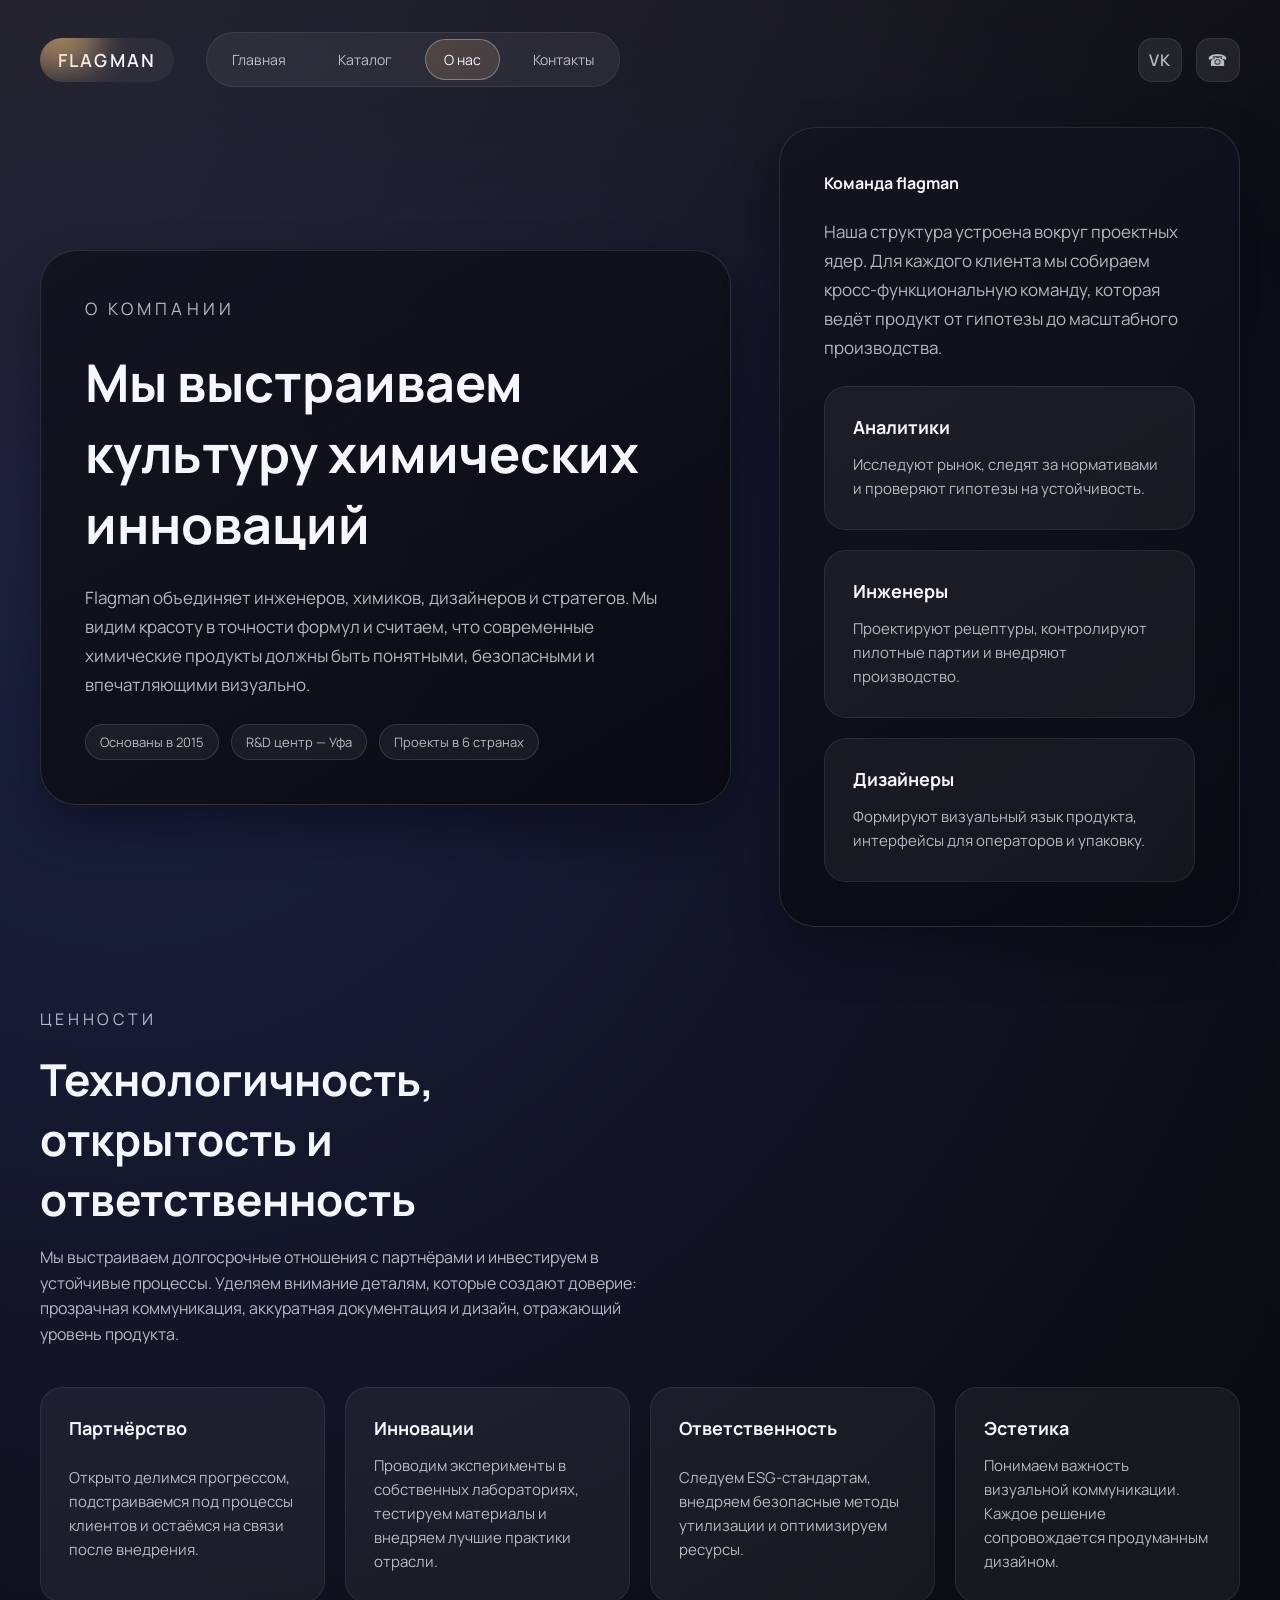
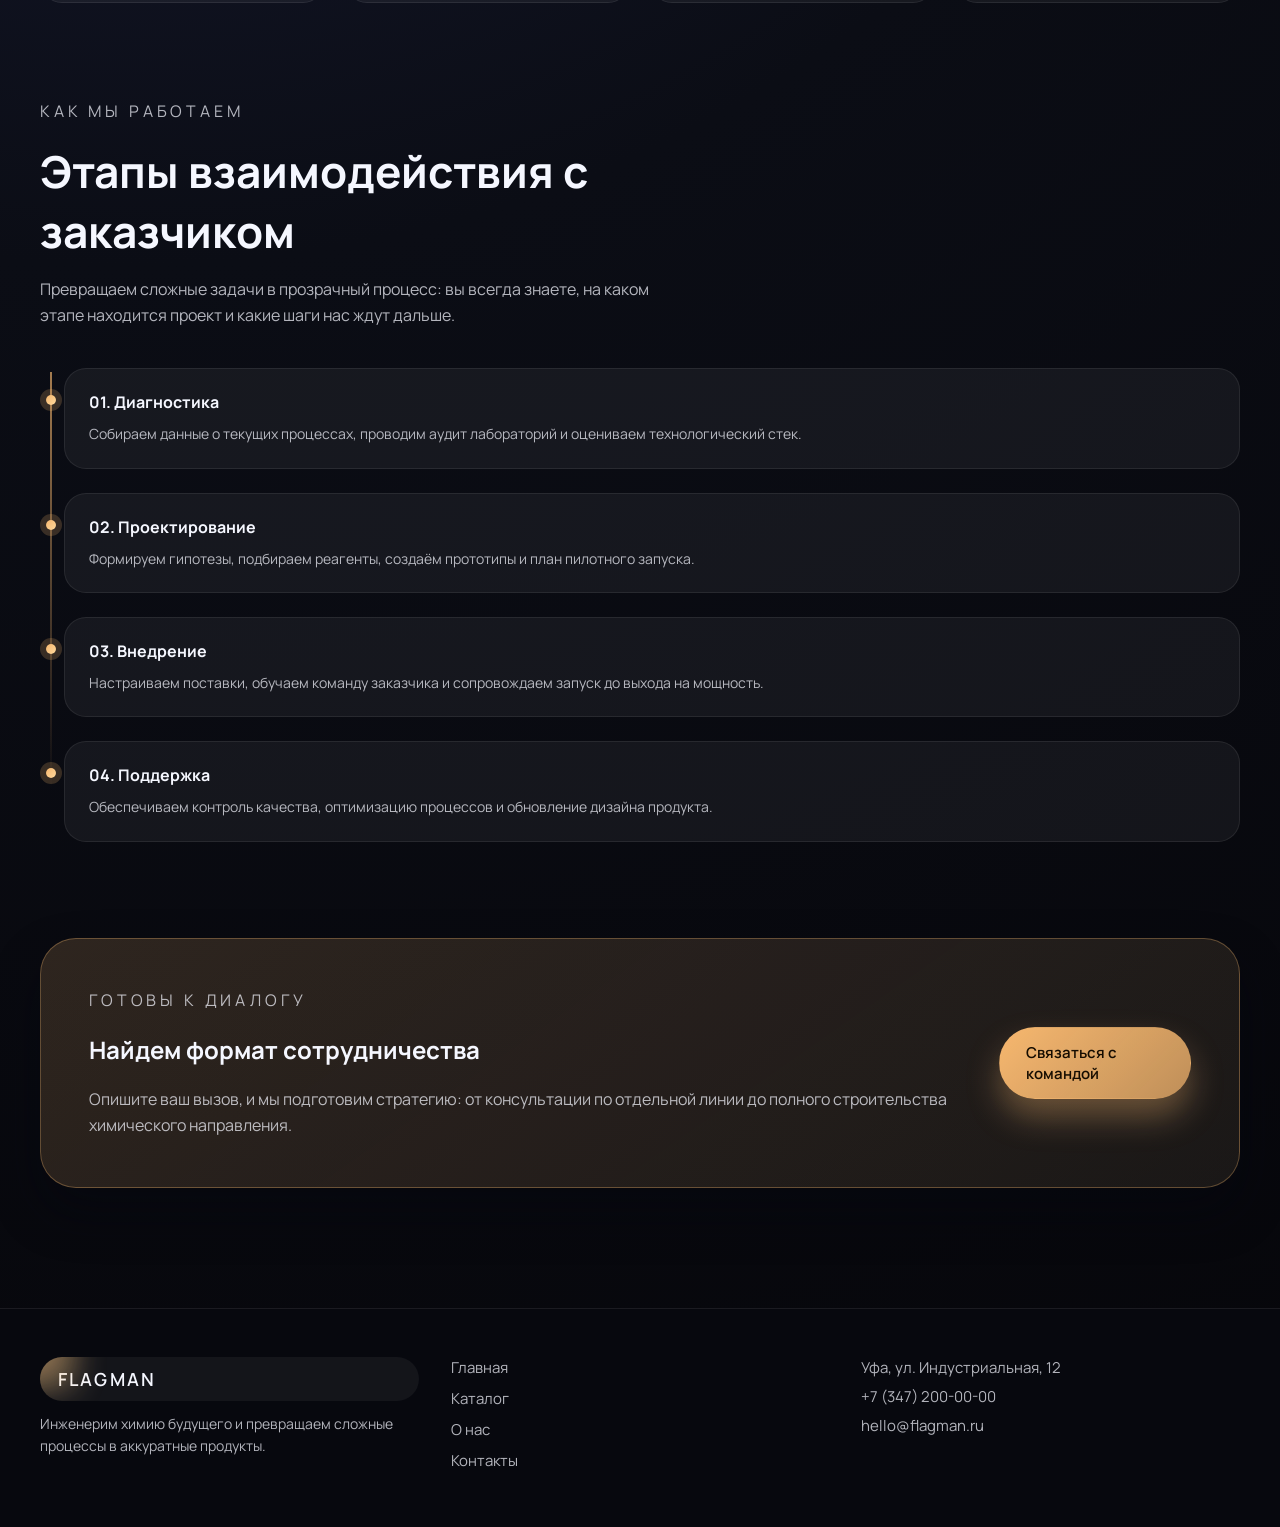
<file: pages/about.html>
<!DOCTYPE html>
<html lang="ru">
  <head>
    <meta charset="UTF-8" />
    <meta name="viewport" content="width=device-width, initial-scale=1.0" />
    <title>О компании — flagman</title>
    <link rel="preconnect" href="https://fonts.googleapis.com" />
    <link rel="preconnect" href="https://fonts.gstatic.com" crossorigin />
    <link
      href="https://fonts.googleapis.com/css2?family=Manrope:wght@400;500;600;700&display=swap"
      rel="stylesheet"
    />
    <link rel="stylesheet" href="../assets/css/style.css" />
  </head>
  <body>
    <header class="site-header">
      <div class="container">
        <nav class="navbar" aria-label="Основная навигация">
          <a class="brand" href="../index.html">flagman</a>
          <div class="navbar__menu">
            <a class="menu-link" href="../index.html">Главная</a>
            <a class="menu-link" href="catalog.html">Каталог</a>
            <a class="menu-link is-current" href="about.html">О нас</a>
            <a class="menu-link" href="contacts.html">Контакты</a>
          </div>
          <div class="navbar__actions">
            <a class="circle-link" href="https://vk.com" aria-label="Мы во ВКонтакте">VK</a>
            <a class="circle-link" href="tel:+73472000000" aria-label="Позвонить">☎</a>
          </div>
        </nav>
      </div>
    </header>

    <main class="site-main">
      <section class="page-hero">
        <div class="container page-hero__layout">
          <div class="page-hero__card">
            <p class="eyebrow">О компании</p>
            <h1>Мы выстраиваем культуру химических инноваций</h1>
            <p>
              Flagman объединяет инженеров, химиков, дизайнеров и стратегов. Мы видим красоту в точности формул и считаем, что современные химические продукты должны быть понятными, безопасными и впечатляющими визуально.
            </p>
            <div class="badge-list" role="list">
              <span class="badge" role="listitem">Основаны в 2015</span>
              <span class="badge" role="listitem">R&amp;D центр — Уфа</span>
              <span class="badge" role="listitem">Проекты в 6 странах</span>
            </div>
          </div>
          <div class="page-hero__card">
            <strong>Команда flagman</strong>
            <p>
              Наша структура устроена вокруг проектных ядер. Для каждого клиента мы собираем кросс-функциональную команду, которая ведёт продукт от гипотезы до масштабного производства.
            </p>
            <div class="values-grid">
              <div class="values-card">
                <strong>Аналитики</strong>
                <p>Исследуют рынок, следят за нормативами и проверяют гипотезы на устойчивость.</p>
              </div>
              <div class="values-card">
                <strong>Инженеры</strong>
                <p>Проектируют рецептуры, контролируют пилотные партии и внедряют производство.</p>
              </div>
              <div class="values-card">
                <strong>Дизайнеры</strong>
                <p>Формируют визуальный язык продукта, интерфейсы для операторов и упаковку.</p>
              </div>
            </div>
          </div>
        </div>
      </section>

      <section class="section">
        <div class="container">
          <div class="section-header">
            <p class="eyebrow">Ценности</p>
            <h2>Технологичность, открытость и ответственность</h2>
            <p>
              Мы выстраиваем долгосрочные отношения с партнёрами и инвестируем в устойчивые процессы. Уделяем внимание деталям, которые создают доверие: прозрачная коммуникация, аккуратная документация и дизайн, отражающий уровень продукта.
            </p>
          </div>
          <div class="values-grid">
            <article class="values-card">
              <strong>Партнёрство</strong>
              <p>Открыто делимся прогрессом, подстраиваемся под процессы клиентов и остаёмся на связи после внедрения.</p>
            </article>
            <article class="values-card">
              <strong>Инновации</strong>
              <p>Проводим эксперименты в собственных лабораториях, тестируем материалы и внедряем лучшие практики отрасли.</p>
            </article>
            <article class="values-card">
              <strong>Ответственность</strong>
              <p>Следуем ESG-стандартам, внедряем безопасные методы утилизации и оптимизируем ресурсы.</p>
            </article>
            <article class="values-card">
              <strong>Эстетика</strong>
              <p>Понимаем важность визуальной коммуникации. Каждое решение сопровождается продуманным дизайном.</p>
            </article>
          </div>
        </div>
      </section>

      <section class="section">
        <div class="container">
          <div class="section-header">
            <p class="eyebrow">Как мы работаем</p>
            <h2>Этапы взаимодействия с заказчиком</h2>
            <p>
              Превращаем сложные задачи в прозрачный процесс: вы всегда знаете, на каком этапе находится проект и какие шаги нас ждут дальше.
            </p>
          </div>
          <div class="timeline">
            <article class="timeline-item">
              <strong>01. Диагностика</strong>
              <p>Собираем данные о текущих процессах, проводим аудит лабораторий и оцениваем технологический стек.</p>
            </article>
            <article class="timeline-item">
              <strong>02. Проектирование</strong>
              <p>Формируем гипотезы, подбираем реагенты, создаём прототипы и план пилотного запуска.</p>
            </article>
            <article class="timeline-item">
              <strong>03. Внедрение</strong>
              <p>Настраиваем поставки, обучаем команду заказчика и сопровождаем запуск до выхода на мощность.</p>
            </article>
            <article class="timeline-item">
              <strong>04. Поддержка</strong>
              <p>Обеспечиваем контроль качества, оптимизацию процессов и обновление дизайна продукта.</p>
            </article>
          </div>
        </div>
      </section>

      <section class="section cta">
        <div class="container">
          <div class="cta__card">
            <div>
              <p class="eyebrow">Готовы к диалогу</p>
              <h2>Найдем формат сотрудничества</h2>
              <p>
                Опишите ваш вызов, и мы подготовим стратегию: от консультации по отдельной линии до полного строительства химического направления.
              </p>
            </div>
            <a class="button button--accent" href="contacts.html">Связаться с командой</a>
          </div>
        </div>
      </section>
    </main>

    <footer class="site-footer">
      <div class="container footer__grid">
        <div class="footer__brand">
          <a class="brand" href="../index.html">flagman</a>
          <p>Инженерим химию будущего и превращаем сложные процессы в аккуратные продукты.</p>
        </div>
        <div class="footer__links">
          <a href="../index.html">Главная</a>
          <a href="catalog.html">Каталог</a>
          <a href="about.html">О нас</a>
          <a href="contacts.html">Контакты</a>
        </div>
        <div class="footer__contact">
          <span>Уфа, ул. Индустриальная, 12</span>
          <a href="tel:+73472000000">+7 (347) 200-00-00</a>
          <a href="mailto:hello@flagman.ru">hello@flagman.ru</a>
        </div>
      </div>
    </footer>
  </body>
</html>
</file>
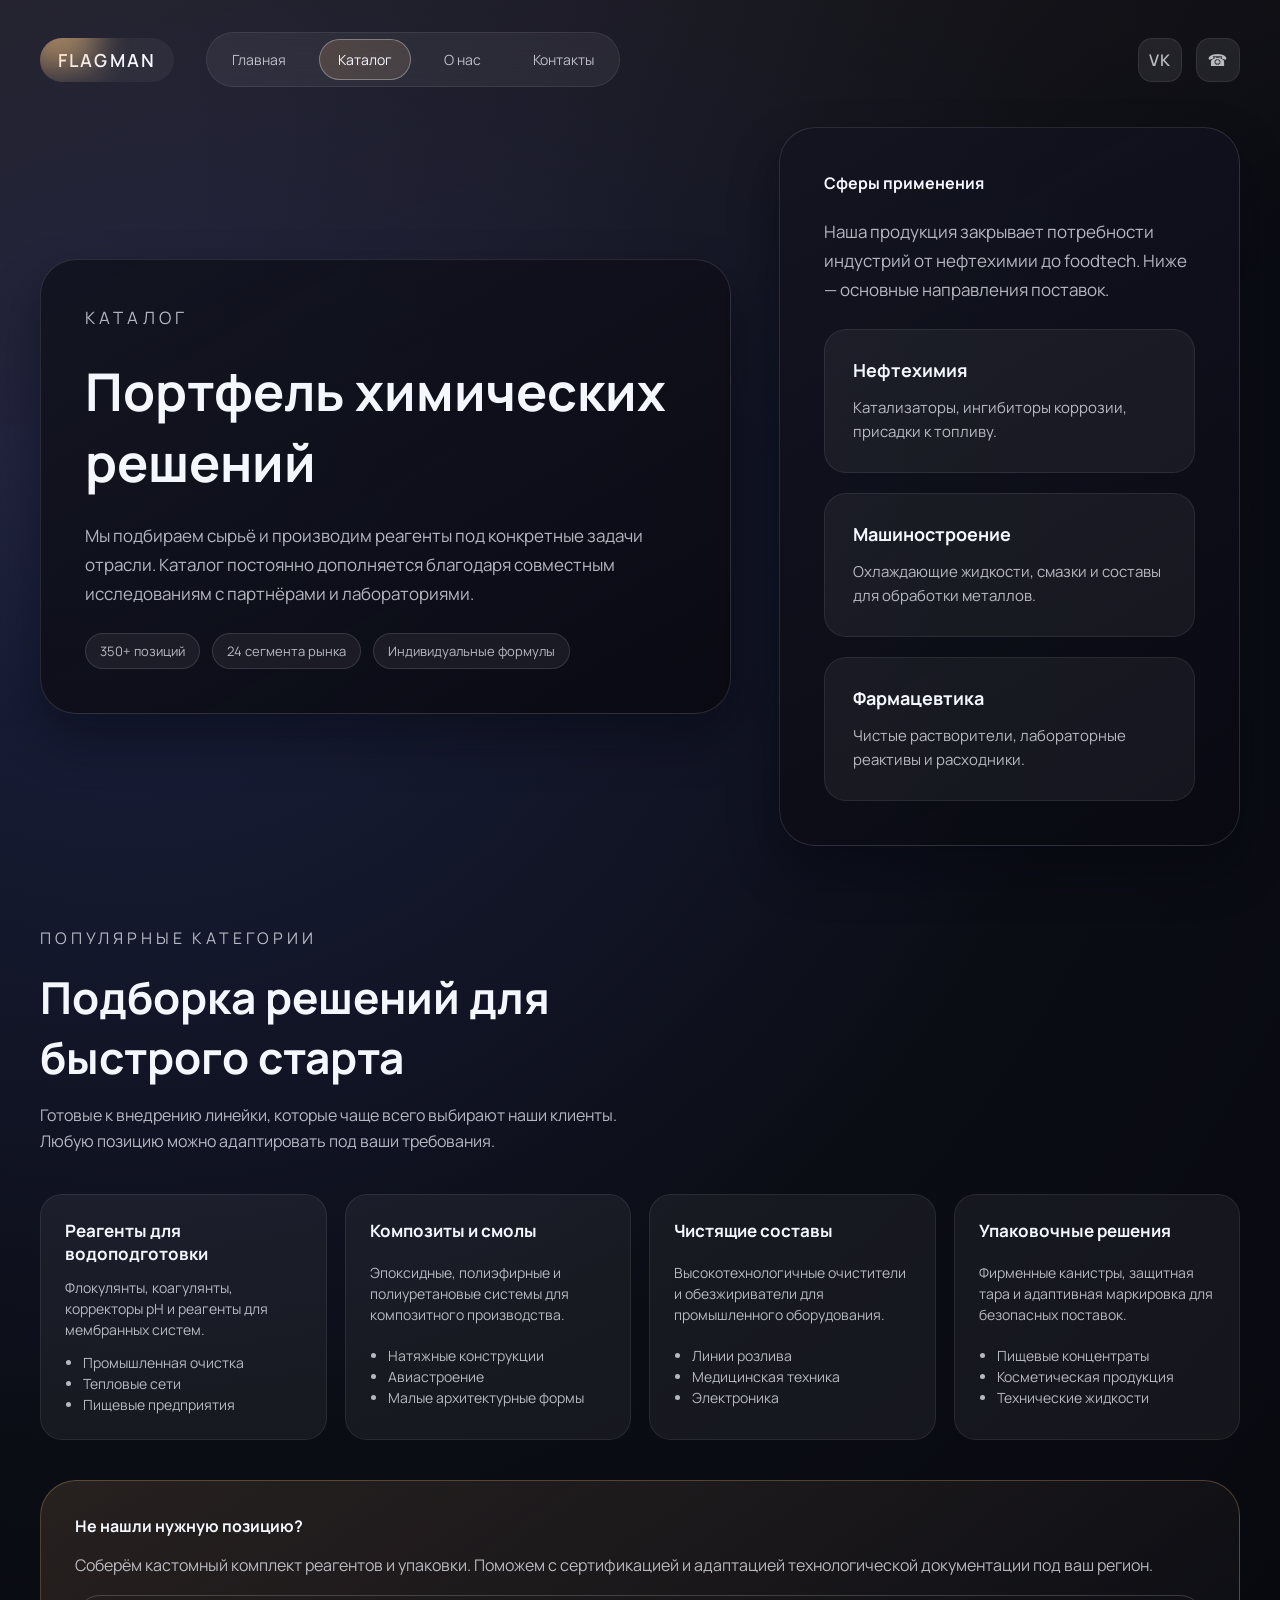
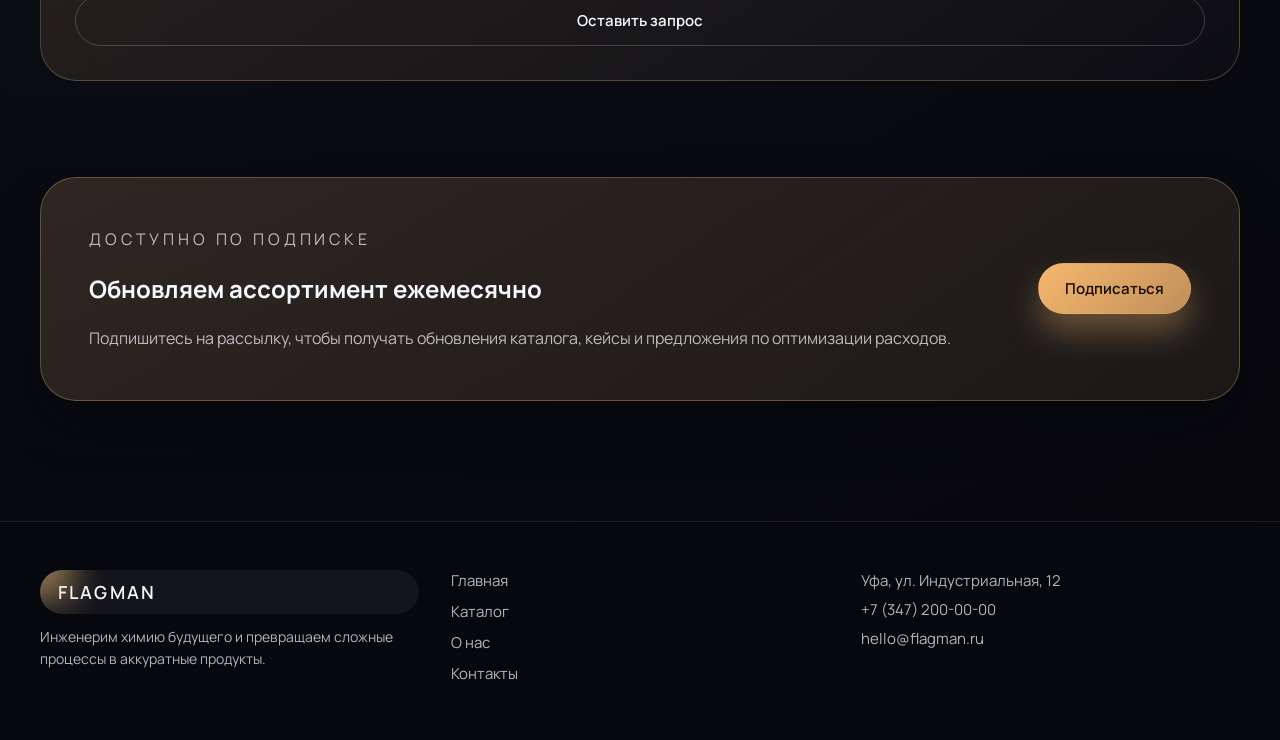
<file: pages/catalog.html>
<!DOCTYPE html>
<html lang="ru">
  <head>
    <meta charset="UTF-8" />
    <meta name="viewport" content="width=device-width, initial-scale=1.0" />
    <title>Каталог — flagman</title>
    <link rel="preconnect" href="https://fonts.googleapis.com" />
    <link rel="preconnect" href="https://fonts.gstatic.com" crossorigin />
    <link
      href="https://fonts.googleapis.com/css2?family=Manrope:wght@400;500;600;700&display=swap"
      rel="stylesheet"
    />
    <link rel="stylesheet" href="../assets/css/style.css" />
  </head>
  <body>
    <header class="site-header">
      <div class="container">
        <nav class="navbar" aria-label="Основная навигация">
          <a class="brand" href="../index.html">flagman</a>
          <div class="navbar__menu">
            <a class="menu-link" href="../index.html">Главная</a>
            <a class="menu-link is-current" href="catalog.html">Каталог</a>
            <a class="menu-link" href="about.html">О нас</a>
            <a class="menu-link" href="contacts.html">Контакты</a>
          </div>
          <div class="navbar__actions">
            <a class="circle-link" href="https://vk.com" aria-label="Мы во ВКонтакте">VK</a>
            <a class="circle-link" href="tel:+73472000000" aria-label="Позвонить">☎</a>
          </div>
        </nav>
      </div>
    </header>

    <main class="site-main">
      <section class="page-hero">
        <div class="container page-hero__layout">
          <div class="page-hero__card">
            <p class="eyebrow">Каталог</p>
            <h1>Портфель химических решений</h1>
            <p>
              Мы подбираем сырьё и производим реагенты под конкретные задачи отрасли. Каталог постоянно дополняется благодаря совместным исследованиям с партнёрами и лабораториями.
            </p>
            <div class="badge-list" role="list">
              <span class="badge" role="listitem">350+ позиций</span>
              <span class="badge" role="listitem">24 сегмента рынка</span>
              <span class="badge" role="listitem">Индивидуальные формулы</span>
            </div>
          </div>
          <div class="page-hero__card">
            <strong>Сферы применения</strong>
            <p>Наша продукция закрывает потребности индустрий от нефтехимии до foodtech. Ниже — основные направления поставок.</p>
            <div class="values-grid">
              <div class="values-card">
                <strong>Нефтехимия</strong>
                <p>Катализаторы, ингибиторы коррозии, присадки к топливу.</p>
              </div>
              <div class="values-card">
                <strong>Машиностроение</strong>
                <p>Охлаждающие жидкости, смазки и составы для обработки металлов.</p>
              </div>
              <div class="values-card">
                <strong>Фармацевтика</strong>
                <p>Чистые растворители, лабораторные реактивы и расходники.</p>
              </div>
            </div>
          </div>
        </div>
      </section>

      <section class="section">
        <div class="container">
          <div class="section-header">
            <p class="eyebrow">Популярные категории</p>
            <h2>Подборка решений для быстрого старта</h2>
            <p>Готовые к внедрению линейки, которые чаще всего выбирают наши клиенты. Любую позицию можно адаптировать под ваши требования.</p>
          </div>
          <div class="catalog-grid">
            <article class="catalog-card">
              <strong>Реагенты для водоподготовки</strong>
              <p>Флокулянты, коагулянты, корректоры pH и реагенты для мембранных систем.</p>
              <ul>
                <li>Промышленная очистка</li>
                <li>Тепловые сети</li>
                <li>Пищевые предприятия</li>
              </ul>
            </article>
            <article class="catalog-card">
              <strong>Композиты и смолы</strong>
              <p>Эпоксидные, полиэфирные и полиуретановые системы для композитного производства.</p>
              <ul>
                <li>Натяжные конструкции</li>
                <li>Авиастроение</li>
                <li>Малые архитектурные формы</li>
              </ul>
            </article>
            <article class="catalog-card">
              <strong>Чистящие составы</strong>
              <p>Высокотехнологичные очистители и обезжириватели для промышленного оборудования.</p>
              <ul>
                <li>Линии розлива</li>
                <li>Медицинская техника</li>
                <li>Электроника</li>
              </ul>
            </article>
            <article class="catalog-card">
              <strong>Упаковочные решения</strong>
              <p>Фирменные канистры, защитная тара и адаптивная маркировка для безопасных поставок.</p>
              <ul>
                <li>Пищевые концентраты</li>
                <li>Косметическая продукция</li>
                <li>Технические жидкости</li>
              </ul>
            </article>
          </div>
          <div class="catalog-highlight">
            <strong>Не нашли нужную позицию?</strong>
            <p>
              Соберём кастомный комплект реагентов и упаковки. Поможем с сертификацией и адаптацией технологической документации под ваш регион.
            </p>
            <a class="button button--ghost" href="contacts.html">Оставить запрос</a>
          </div>
        </div>
      </section>

      <section class="section cta">
        <div class="container">
          <div class="cta__card">
            <div>
              <p class="eyebrow">Доступно по подписке</p>
              <h2>Обновляем ассортимент ежемесячно</h2>
              <p>
                Подпишитесь на рассылку, чтобы получать обновления каталога, кейсы и предложения по оптимизации расходов.
              </p>
            </div>
            <a class="button button--accent" href="contacts.html">Подписаться</a>
          </div>
        </div>
      </section>
    </main>

    <footer class="site-footer">
      <div class="container footer__grid">
        <div class="footer__brand">
          <a class="brand" href="../index.html">flagman</a>
          <p>Инженерим химию будущего и превращаем сложные процессы в аккуратные продукты.</p>
        </div>
        <div class="footer__links">
          <a href="../index.html">Главная</a>
          <a href="catalog.html">Каталог</a>
          <a href="about.html">О нас</a>
          <a href="contacts.html">Контакты</a>
        </div>
        <div class="footer__contact">
          <span>Уфа, ул. Индустриальная, 12</span>
          <a href="tel:+73472000000">+7 (347) 200-00-00</a>
          <a href="mailto:hello@flagman.ru">hello@flagman.ru</a>
        </div>
      </div>
    </footer>
  </body>
</html>
</file>
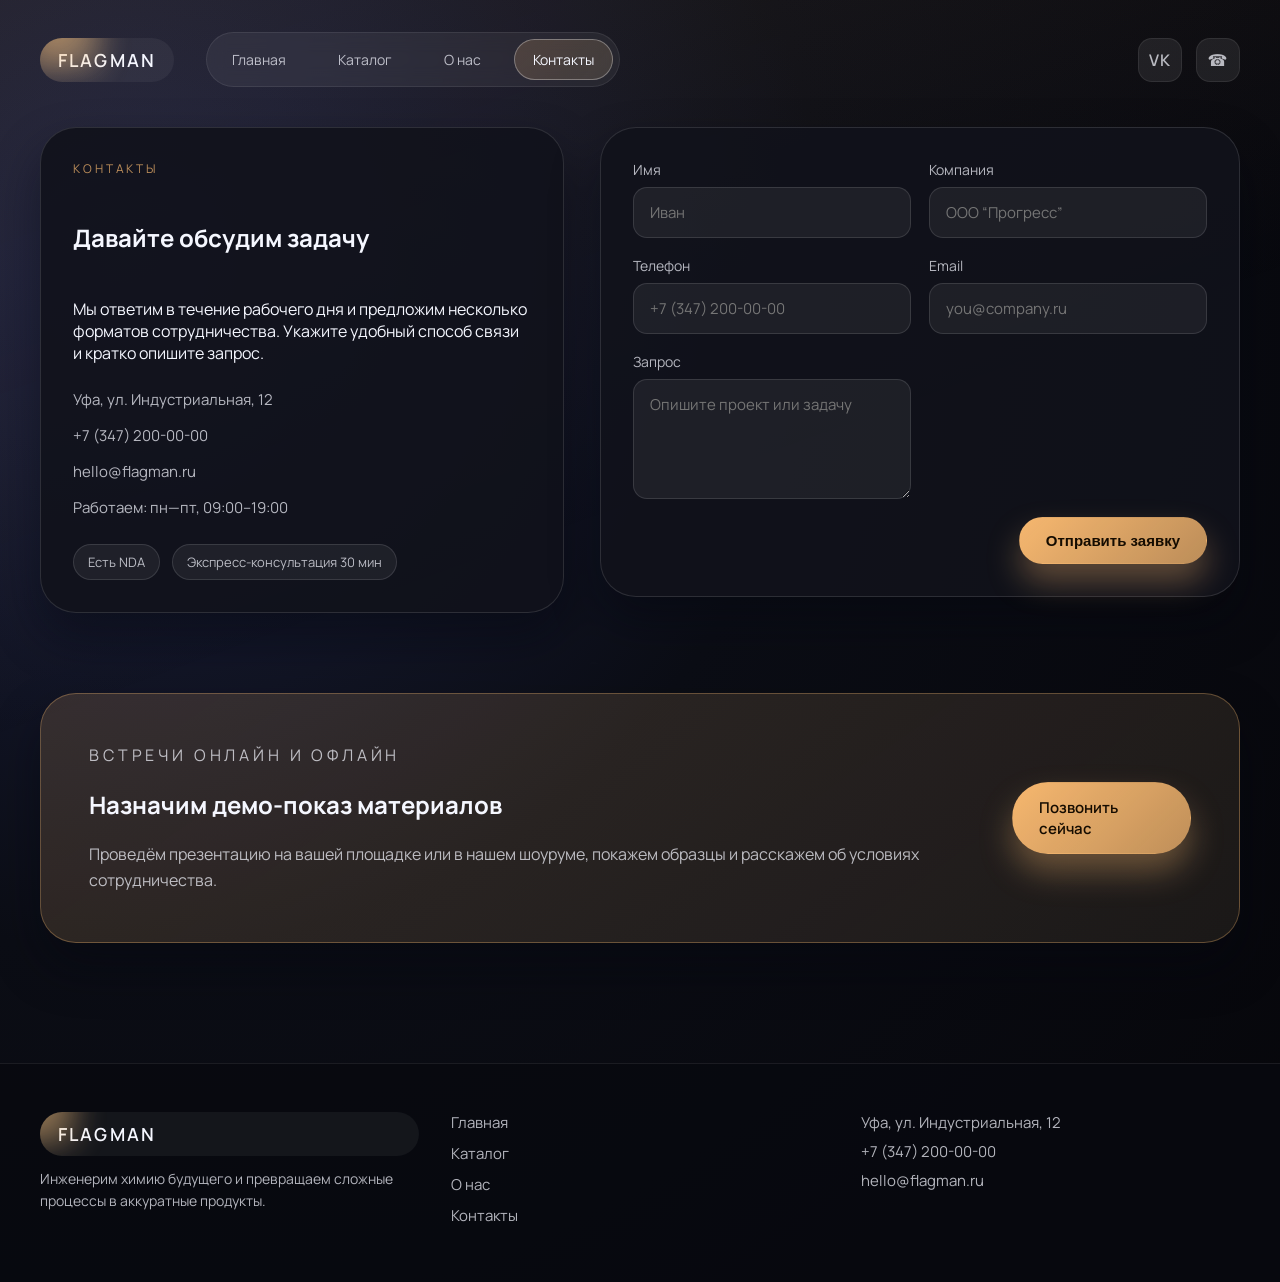
<file: pages/contacts.html>
<!DOCTYPE html>
<html lang="ru">
  <head>
    <meta charset="UTF-8" />
    <meta name="viewport" content="width=device-width, initial-scale=1.0" />
    <title>Контакты — flagman</title>
    <link rel="preconnect" href="https://fonts.googleapis.com" />
    <link rel="preconnect" href="https://fonts.gstatic.com" crossorigin />
    <link
      href="https://fonts.googleapis.com/css2?family=Manrope:wght@400;500;600;700&display=swap"
      rel="stylesheet"
    />
    <link rel="stylesheet" href="../assets/css/style.css" />
  </head>
  <body>
    <header class="site-header">
      <div class="container">
        <nav class="navbar" aria-label="Основная навигация">
          <a class="brand" href="../index.html">flagman</a>
          <div class="navbar__menu">
            <a class="menu-link" href="../index.html">Главная</a>
            <a class="menu-link" href="catalog.html">Каталог</a>
            <a class="menu-link" href="about.html">О нас</a>
            <a class="menu-link is-current" href="contacts.html">Контакты</a>
          </div>
          <div class="navbar__actions">
            <a class="circle-link" href="https://vk.com" aria-label="Мы во ВКонтакте">VK</a>
            <a class="circle-link" href="tel:+73472000000" aria-label="Позвонить">☎</a>
          </div>
        </nav>
      </div>
    </header>

    <main class="site-main">
      <section class="page-hero">
        <div class="container contact-grid">
          <div class="contact-card">
            <p class="eyebrow">Контакты</p>
            <h1>Давайте обсудим задачу</h1>
            <p>
              Мы ответим в течение рабочего дня и предложим несколько форматов сотрудничества. Укажите удобный способ связи и кратко опишите запрос.
            </p>
            <div class="contact-details">
              <span>Уфа, ул. Индустриальная, 12</span>
              <a href="tel:+73472000000">+7 (347) 200-00-00</a>
              <a href="mailto:hello@flagman.ru">hello@flagman.ru</a>
              <span>Работаем: пн—пт, 09:00–19:00</span>
            </div>
            <div class="badge-list" role="list">
              <span class="badge" role="listitem">Есть NDA</span>
              <span class="badge" role="listitem">Экспресс-консультация 30 мин</span>
            </div>
          </div>
          <div class="contact-card">
            <form class="form-grid" action="#" method="post">
              <label class="form-field">
                <span>Имя</span>
                <input type="text" name="name" placeholder="Иван" required />
              </label>
              <label class="form-field">
                <span>Компания</span>
                <input type="text" name="company" placeholder="ООО &ldquo;Прогресс&rdquo;" />
              </label>
              <label class="form-field">
                <span>Телефон</span>
                <input type="tel" name="phone" placeholder="+7 (347) 200-00-00" required />
              </label>
              <label class="form-field">
                <span>Email</span>
                <input type="email" name="email" placeholder="you@company.ru" />
              </label>
              <label class="form-field">
                <span>Запрос</span>
                <textarea name="message" placeholder="Опишите проект или задачу" required></textarea>
              </label>
              <div class="form-actions">
                <button class="button button--accent" type="submit">Отправить заявку</button>
              </div>
            </form>
          </div>
        </div>
      </section>

      <section class="section cta">
        <div class="container">
          <div class="cta__card">
            <div>
              <p class="eyebrow">Встречи онлайн и офлайн</p>
              <h2>Назначим демо-показ материалов</h2>
              <p>
                Проведём презентацию на вашей площадке или в нашем шоуруме, покажем образцы и расскажем об условиях сотрудничества.
              </p>
            </div>
            <a class="button button--accent" href="tel:+73472000000">Позвонить сейчас</a>
          </div>
        </div>
      </section>
    </main>

    <footer class="site-footer">
      <div class="container footer__grid">
        <div class="footer__brand">
          <a class="brand" href="../index.html">flagman</a>
          <p>Инженерим химию будущего и превращаем сложные процессы в аккуратные продукты.</p>
        </div>
        <div class="footer__links">
          <a href="../index.html">Главная</a>
          <a href="catalog.html">Каталог</a>
          <a href="about.html">О нас</a>
          <a href="contacts.html">Контакты</a>
        </div>
        <div class="footer__contact">
          <span>Уфа, ул. Индустриальная, 12</span>
          <a href="tel:+73472000000">+7 (347) 200-00-00</a>
          <a href="mailto:hello@flagman.ru">hello@flagman.ru</a>
        </div>
      </div>
    </footer>
  </body>
</html>
</file>
<file: assets/css/style.css>
:root {
  color-scheme: dark;
  --bg-primary: #07070b;
  --bg-elevated: #11121b;
  --bg-soft: rgba(255, 255, 255, 0.04);
  --bg-gradient: radial-gradient(circle at 10% 20%, #1c2140 0%, #0b0d15 45%, #06060a 100%);
  --text-primary: #f5f7ff;
  --text-secondary: rgba(245, 247, 255, 0.72);
  --accent: #f6b76f;
  --accent-strong: #ffd89b;
  --outline: rgba(255, 255, 255, 0.12);
  --outline-strong: rgba(255, 255, 255, 0.32);
  --shadow: 0 24px 48px rgba(4, 7, 16, 0.45);
  --radius-lg: 36px;
  --radius-md: 22px;
  --radius-sm: 14px;
  --font-sans: "Manrope", "Inter", "Segoe UI", system-ui, -apple-system, sans-serif;
  --transition: 0.25s ease;
}

*,
*::before,
*::after {
  box-sizing: border-box;
}

body {
  margin: 0;
  min-height: 100vh;
  font-family: var(--font-sans);
  background: var(--bg-gradient);
  color: var(--text-primary);
  display: flex;
  flex-direction: column;
}

body::before {
  content: "";
  position: fixed;
  inset: 0;
  background: linear-gradient(160deg, rgba(246, 183, 111, 0.08), transparent 55%);
  pointer-events: none;
  z-index: -1;
}

a {
  color: inherit;
  text-decoration: none;
}

img {
  max-width: 100%;
  display: block;
  border-radius: inherit;
}

p {
  margin: 0;
}

.site-header {
  padding: 32px 0 16px;
}

.container {
  width: min(1200px, 100% - 64px);
  margin: 0 auto;
}

.navbar {
  display: flex;
  align-items: center;
  gap: 32px;
}

.brand {
  display: inline-flex;
  align-items: center;
  gap: 12px;
  padding: 10px 18px;
  border-radius: var(--radius-md);
  background: rgba(255, 255, 255, 0.05);
  letter-spacing: 0.12em;
  font-weight: 600;
  font-size: 18px;
  text-transform: uppercase;
  position: relative;
  overflow: hidden;
}

.brand::before {
  content: "";
  position: absolute;
  inset: -90% auto auto -10%;
  width: 72px;
  height: 72px;
  background: linear-gradient(135deg, rgba(246, 183, 111, 0.9), rgba(255, 216, 155, 0.4));
  filter: blur(16px);
  opacity: 0.85;
}

.navbar__menu {
  display: flex;
  align-items: center;
  gap: 14px;
  padding: 6px;
  background: rgba(255, 255, 255, 0.06);
  border-radius: 999px;
  border: 1px solid rgba(255, 255, 255, 0.08);
  backdrop-filter: blur(10px);
}

.menu-link {
  padding: 10px 18px;
  border-radius: 999px;
  font-size: 14px;
  color: var(--text-secondary);
  transition: background-color var(--transition), color var(--transition), border var(--transition);
  border: 1px solid transparent;
}

.menu-link:hover {
  color: var(--text-primary);
}

.menu-link.is-current {
  border-color: var(--outline-strong);
  background: linear-gradient(135deg, rgba(246, 183, 111, 0.18), rgba(255, 216, 155, 0.12));
  color: var(--text-primary);
}

.navbar__actions {
  display: flex;
  align-items: center;
  gap: 14px;
  margin-left: auto;
}

.circle-link {
  width: 44px;
  height: 44px;
  border-radius: var(--radius-sm);
  display: grid;
  place-items: center;
  background: rgba(255, 255, 255, 0.08);
  color: var(--text-secondary);
  font-weight: 600;
  letter-spacing: 0.08em;
  transition: transform var(--transition), background var(--transition), color var(--transition);
  border: 1px solid rgba(255, 255, 255, 0.08);
}

.circle-link:hover {
  transform: translateY(-4px);
  background: rgba(255, 255, 255, 0.16);
  color: var(--text-primary);
}

.site-main {
  flex: 1;
}

.hero {
  padding: 16px 0 88px;
}

.hero__grid {
  display: grid;
  grid-template-columns: minmax(0, 1.1fr) minmax(0, 0.9fr);
  gap: 40px;
  align-items: stretch;
}

.hero__card {
  background: linear-gradient(160deg, rgba(22, 24, 36, 0.9), rgba(11, 12, 20, 0.98));
  border-radius: var(--radius-lg);
  padding: 48px;
  border: 1px solid var(--outline);
  box-shadow: var(--shadow);
  position: relative;
  overflow: hidden;
  display: flex;
  flex-direction: column;
  gap: 32px;
}

.hero__card::before {
  content: "";
  position: absolute;
  width: 360px;
  height: 360px;
  right: -110px;
  top: -160px;
  border-radius: 50%;
  background: radial-gradient(circle, rgba(246, 183, 111, 0.3), transparent 70%);
  filter: blur(6px);
  pointer-events: none;
}

.hero-tabs {
  display: inline-flex;
  gap: 12px;
  padding: 6px;
  background: rgba(255, 255, 255, 0.06);
  border-radius: 999px;
  border: 1px solid rgba(255, 255, 255, 0.08);
  backdrop-filter: blur(12px);
}

.hero-tabs a {
  padding: 10px 16px;
  border-radius: 999px;
  font-size: 13px;
  color: var(--text-secondary);
  transition: background-color var(--transition), color var(--transition);
}

.hero-tabs a.is-active {
  background: rgba(255, 255, 255, 0.18);
  color: var(--text-primary);
}

.hero__card h1 {
  font-size: clamp(36px, 5vw, 60px);
  margin: 0;
  line-height: 1.08;
}

.hero__description {
  font-size: 18px;
  line-height: 1.65;
  color: var(--text-secondary);
  max-width: 460px;
}

.stats-grid {
  display: grid;
  grid-template-columns: repeat(3, minmax(0, 1fr));
  gap: 16px;
}

.stat-card {
  background: rgba(255, 255, 255, 0.05);
  border-radius: var(--radius-md);
  padding: 18px 20px;
  border: 1px solid rgba(255, 255, 255, 0.08);
  display: flex;
  flex-direction: column;
  gap: 10px;
}

.stat-card strong {
  font-size: 28px;
  font-weight: 700;
  letter-spacing: 0.02em;
}

.stat-card span {
  font-size: 14px;
  color: var(--text-secondary);
  line-height: 1.5;
}

.button {
  display: inline-flex;
  align-items: center;
  justify-content: center;
  gap: 10px;
  padding: 14px 26px;
  font-weight: 600;
  font-size: 15px;
  border-radius: 999px;
  border: 1px solid transparent;
  cursor: pointer;
  transition: transform var(--transition), background var(--transition), box-shadow var(--transition), color var(--transition), border var(--transition);
}

.button--accent {
  background: linear-gradient(135deg, var(--accent), rgba(246, 183, 111, 0.75));
  color: #150c00;
  box-shadow: 0 18px 32px rgba(246, 183, 111, 0.35);
}

.button--accent:hover {
  transform: translateY(-2px);
  box-shadow: 0 24px 40px rgba(246, 183, 111, 0.45);
}

.button--ghost {
  background: transparent;
  color: var(--text-primary);
  border-color: rgba(255, 255, 255, 0.18);
}

.button--ghost:hover {
  background: rgba(255, 255, 255, 0.12);
}

.hero__visual {
  background: linear-gradient(160deg, rgba(13, 15, 26, 0.92), rgba(13, 15, 24, 0.55));
  border-radius: var(--radius-lg);
  border: 1px solid var(--outline);
  position: relative;
  overflow: hidden;
  display: flex;
  align-items: center;
  justify-content: center;
}

.molecule {
  position: relative;
  width: 320px;
  height: 320px;
  filter: drop-shadow(0 30px 45px rgba(0, 0, 0, 0.45));
}

.atom {
  position: absolute;
  width: 72px;
  height: 72px;
  border-radius: 50%;
  background: linear-gradient(135deg, rgba(246, 183, 111, 0.9), rgba(255, 216, 155, 0.4));
  box-shadow: 0 18px 32px rgba(246, 183, 111, 0.38);
  animation: float 8s ease-in-out infinite;
}

.atom:nth-child(1) {
  top: 0;
  left: 46%;
}

.atom:nth-child(2) {
  bottom: 12%;
  left: 6%;
  animation-delay: -2s;
}

.atom:nth-child(3) {
  bottom: 22%;
  right: 4%;
  animation-delay: -4s;
}

.atom:nth-child(4) {
  top: 35%;
  left: 18%;
  width: 54px;
  height: 54px;
  animation-delay: -6s;
}

.atom:nth-child(5) {
  top: 42%;
  right: 22%;
  width: 58px;
  height: 58px;
  animation-delay: -1s;
}

.atom:nth-child(6) {
  bottom: 5%;
  left: 50%;
  width: 46px;
  height: 46px;
  animation-delay: -3s;
}

.connector {
  position: absolute;
  width: 2px;
  height: 140px;
  background: linear-gradient(180deg, rgba(255, 216, 155, 0.75), rgba(255, 216, 155, 0));
  top: 50%;
  left: 50%;
  transform-origin: top;
  transform: translate(-50%, -50%) rotate(var(--angle));
  opacity: 0.75;
}

.connector:nth-child(7) {
  --angle: 10deg;
  height: 140px;
}

.connector:nth-child(8) {
  --angle: -40deg;
  height: 160px;
}

.connector:nth-child(9) {
  --angle: 120deg;
  height: 130px;
}

.connector:nth-child(10) {
  --angle: -140deg;
  height: 150px;
}

.connector:nth-child(11) {
  --angle: 60deg;
  height: 150px;
}

.connector:nth-child(12) {
  --angle: -100deg;
  height: 180px;
}

@keyframes float {
  0%,
  100% {
    transform: translate3d(0, 0, 0) scale(1);
  }
  50% {
    transform: translate3d(6px, -10px, 0) scale(1.05);
  }
}

.section {
  padding: 0 0 96px;
}

.section-header {
  display: grid;
  gap: 16px;
  max-width: 620px;
  margin-bottom: 40px;
}

.eyebrow {
  letter-spacing: 0.24em;
  text-transform: uppercase;
  font-size: 12px;
  color: rgba(246, 183, 111, 0.75);
}

.section-header h2 {
  margin: 0;
  font-size: clamp(28px, 4vw, 44px);
}

.section-header p {
  color: var(--text-secondary);
  font-size: 16px;
  line-height: 1.6;
}

.about__grid {
  display: grid;
  grid-template-columns: minmax(0, 1fr) minmax(0, 1.05fr);
  gap: 48px;
  align-items: center;
}

.about__media {
  display: grid;
  gap: 18px;
}

.about__media-main {
  border-radius: var(--radius-lg);
  overflow: hidden;
  border: 1px solid var(--outline);
  box-shadow: var(--shadow);
}

.about__gallery {
  display: grid;
  grid-template-columns: repeat(3, minmax(0, 1fr));
  gap: 18px;
}

.about-thumb {
  background: rgba(255, 255, 255, 0.04);
  border-radius: var(--radius-md);
  border: 1px solid rgba(255, 255, 255, 0.08);
  padding: 10px;
  display: grid;
  gap: 8px;
  text-align: center;
  font-size: 13px;
  color: var(--text-secondary);
}

.about-thumb img {
  height: 96px;
  object-fit: cover;
  border-radius: var(--radius-sm);
}

.about__content {
  display: grid;
  gap: 22px;
}

.about__content p {
  color: var(--text-secondary);
  line-height: 1.65;
  font-size: 16px;
}

.about__facts {
  display: grid;
  grid-template-columns: repeat(2, minmax(0, 1fr));
  gap: 16px;
}

.fact {
  background: rgba(255, 255, 255, 0.05);
  border-radius: var(--radius-md);
  padding: 18px 20px;
  border: 1px solid rgba(255, 255, 255, 0.08);
}

.fact strong {
  display: block;
  font-size: 26px;
  margin-bottom: 8px;
}

.fact span {
  color: var(--text-secondary);
  font-size: 14px;
  line-height: 1.5;
}

.features__grid {
  display: grid;
  grid-template-columns: repeat(auto-fit, minmax(220px, 1fr));
  gap: 20px;
}

.feature-card {
  background: rgba(255, 255, 255, 0.04);
  border-radius: var(--radius-md);
  padding: 26px;
  border: 1px solid rgba(255, 255, 255, 0.08);
  display: grid;
  gap: 16px;
  min-height: 220px;
}

.feature-card strong {
  font-size: 18px;
}

.feature-card p {
  color: var(--text-secondary);
  line-height: 1.6;
  font-size: 15px;
}

.cta {
  padding-bottom: 120px;
}

.cta__card {
  background: linear-gradient(145deg, rgba(246, 183, 111, 0.16), rgba(255, 216, 155, 0.08));
  border: 1px solid rgba(246, 183, 111, 0.32);
  border-radius: var(--radius-lg);
  padding: 48px;
  display: flex;
  align-items: center;
  justify-content: space-between;
  gap: 32px;
  box-shadow: var(--shadow);
}

.cta__card p {
  color: var(--text-secondary);
  font-size: 16px;
  line-height: 1.65;
}

.site-footer {
  padding: 48px 0 56px;
  background: rgba(8, 9, 16, 0.8);
  border-top: 1px solid rgba(255, 255, 255, 0.08);
  margin-top: auto;
}

.footer__grid {
  display: grid;
  grid-template-columns: repeat(3, minmax(0, 1fr));
  gap: 32px;
  align-items: start;
}

.footer__brand {
  display: grid;
  gap: 12px;
}

.footer__brand p {
  color: var(--text-secondary);
  font-size: 14px;
  line-height: 1.6;
}

.footer__links {
  display: grid;
  gap: 10px;
  font-size: 15px;
}

.footer__links a {
  color: var(--text-secondary);
  transition: color var(--transition);
}

.footer__links a:hover {
  color: var(--text-primary);
}

.footer__contact {
  display: grid;
  gap: 8px;
  font-size: 15px;
  color: var(--text-secondary);
}

.footer__contact a {
  color: inherit;
}

.page-hero {
  padding: 24px 0 80px;
}

.page-hero__layout {
  display: grid;
  grid-template-columns: minmax(0, 1.2fr) minmax(0, 0.8fr);
  gap: 48px;
  align-items: center;
}

.page-hero__card {
  background: linear-gradient(150deg, rgba(19, 20, 32, 0.95), rgba(9, 10, 18, 0.92));
  border-radius: var(--radius-lg);
  padding: 44px;
  border: 1px solid var(--outline);
  box-shadow: var(--shadow);
  display: grid;
  gap: 24px;
}

.page-hero__card h1 {
  margin: 0;
  font-size: clamp(32px, 4.2vw, 52px);
}

.page-hero__card p {
  color: var(--text-secondary);
  font-size: 17px;
  line-height: 1.7;
}

.badge-list {
  display: flex;
  flex-wrap: wrap;
  gap: 12px;
}

.badge {
  padding: 8px 14px;
  border-radius: 999px;
  border: 1px solid rgba(255, 255, 255, 0.12);
  background: rgba(255, 255, 255, 0.06);
  font-size: 13px;
  color: var(--text-secondary);
}

.timeline {
  position: relative;
  padding-left: 24px;
  display: grid;
  gap: 24px;
}

.timeline::before {
  content: "";
  position: absolute;
  top: 4px;
  left: 10px;
  bottom: 4px;
  width: 2px;
  background: linear-gradient(180deg, rgba(246, 183, 111, 0.65), transparent 90%);
}

.timeline-item {
  position: relative;
  background: rgba(255, 255, 255, 0.05);
  border-radius: var(--radius-md);
  border: 1px solid rgba(255, 255, 255, 0.08);
  padding: 22px 24px;
  display: grid;
  gap: 10px;
}

.timeline-item::before {
  content: "";
  position: absolute;
  width: 10px;
  height: 10px;
  border-radius: 50%;
  background: linear-gradient(135deg, var(--accent), var(--accent-strong));
  left: -19px;
  top: 26px;
  box-shadow: 0 0 0 6px rgba(246, 183, 111, 0.2);
}

.timeline-item strong {
  font-size: 16px;
}

.timeline-item p {
  color: var(--text-secondary);
  font-size: 14px;
  line-height: 1.6;
}

.values-grid {
  display: grid;
  grid-template-columns: repeat(auto-fit, minmax(240px, 1fr));
  gap: 20px;
}

.values-card {
  padding: 28px;
  border-radius: var(--radius-md);
  border: 1px solid rgba(255, 255, 255, 0.08);
  background: rgba(255, 255, 255, 0.05);
  display: grid;
  gap: 14px;
}

.values-card strong {
  font-size: 18px;
}

.values-card p {
  color: var(--text-secondary);
  font-size: 15px;
  line-height: 1.6;
}

.catalog-grid {
  display: grid;
  grid-template-columns: repeat(auto-fit, minmax(220px, 1fr));
  gap: 18px;
}

.catalog-card {
  padding: 24px;
  border-radius: var(--radius-md);
  border: 1px solid rgba(255, 255, 255, 0.08);
  background: rgba(255, 255, 255, 0.05);
  display: grid;
  gap: 12px;
}

.catalog-card strong {
  font-size: 17px;
}

.catalog-card p {
  color: var(--text-secondary);
  font-size: 14px;
  line-height: 1.5;
}

.catalog-card ul {
  margin: 0;
  padding-left: 18px;
  color: var(--text-secondary);
  line-height: 1.5;
  font-size: 14px;
}

.catalog-highlight {
  margin-top: 40px;
  padding: 34px;
  border-radius: var(--radius-lg);
  border: 1px solid rgba(246, 183, 111, 0.28);
  background: linear-gradient(145deg, rgba(246, 183, 111, 0.12), rgba(255, 255, 255, 0.02));
  display: grid;
  gap: 16px;
}

.catalog-highlight p {
  color: var(--text-secondary);
  font-size: 16px;
  line-height: 1.6;
}

.contact-grid {
  display: grid;
  grid-template-columns: minmax(0, 0.9fr) minmax(0, 1.1fr);
  gap: 36px;
  align-items: start;
}

.contact-card {
  padding: 32px;
  border-radius: var(--radius-lg);
  border: 1px solid var(--outline);
  background: rgba(17, 18, 27, 0.9);
  display: grid;
  gap: 24px;
  box-shadow: var(--shadow);
}

.contact-details {
  display: grid;
  gap: 12px;
  color: var(--text-secondary);
  font-size: 15px;
  line-height: 1.6;
}

.contact-details a {
  color: inherit;
}

.form-grid {
  display: grid;
  grid-template-columns: repeat(2, minmax(0, 1fr));
  gap: 18px;
}

.form-field {
  display: grid;
  gap: 8px;
  font-size: 14px;
  color: var(--text-secondary);
}

.form-field input,
.form-field textarea {
  border-radius: var(--radius-sm);
  border: 1px solid rgba(255, 255, 255, 0.12);
  background: rgba(255, 255, 255, 0.06);
  padding: 14px 16px;
  color: var(--text-primary);
  font-family: inherit;
  font-size: 15px;
  transition: border-color var(--transition), background var(--transition);
}

.form-field textarea {
  min-height: 120px;
  resize: vertical;
  grid-column: span 2;
}

.form-field input:focus,
.form-field textarea:focus {
  outline: none;
  border-color: rgba(246, 183, 111, 0.8);
  background: rgba(255, 255, 255, 0.1);
}

.form-actions {
  grid-column: span 2;
  display: flex;
  justify-content: flex-end;
}

@media (max-width: 1100px) {
  .hero__grid,
  .page-hero__layout,
  .contact-grid {
    grid-template-columns: 1fr;
  }

  .hero__visual {
    min-height: 360px;
  }

  .navbar {
    flex-wrap: wrap;
  }

  .navbar__actions {
    order: 3;
    width: 100%;
    justify-content: flex-end;
  }
}

@media (max-width: 900px) {
  .container {
    width: min(100%, 100% - 48px);
  }

  .stats-grid {
    grid-template-columns: repeat(auto-fit, minmax(160px, 1fr));
  }

  .about__grid {
    grid-template-columns: 1fr;
  }

  .about__facts {
    grid-template-columns: repeat(auto-fit, minmax(160px, 1fr));
  }

  .cta__card {
    flex-direction: column;
    align-items: flex-start;
  }

  .form-grid {
    grid-template-columns: 1fr;
  }

  .form-field textarea,
  .form-actions {
    grid-column: span 1;
  }
}

@media (max-width: 640px) {
  .site-header {
    padding: 24px 0 8px;
  }

  .navbar__menu {
    width: 100%;
    justify-content: space-between;
  }

  .hero__card,
  .page-hero__card,
  .contact-card,
  .catalog-highlight,
  .cta__card {
    padding: 28px;
  }

  .hero__grid,
  .contact-grid {
    gap: 28px;
  }

  .hero-tabs,
  .navbar__menu {
    overflow-x: auto;
  }

  .about__gallery {
    grid-template-columns: repeat(3, minmax(80px, 1fr));
  }

  .footer__grid {
    grid-template-columns: 1fr;
  }
}

@media (max-width: 480px) {
  .container {
    width: min(100%, 100% - 32px);
  }

  .navbar {
    gap: 16px;
  }

  .navbar__menu {
    gap: 8px;
  }

  .circle-link {
    width: 40px;
    height: 40px;
  }

  .stats-grid,
  .features__grid,
  .values-grid,
  .catalog-grid {
    grid-template-columns: 1fr;
  }

  .about__gallery {
    grid-template-columns: repeat(3, minmax(0, 1fr));
  }
}
</file>
